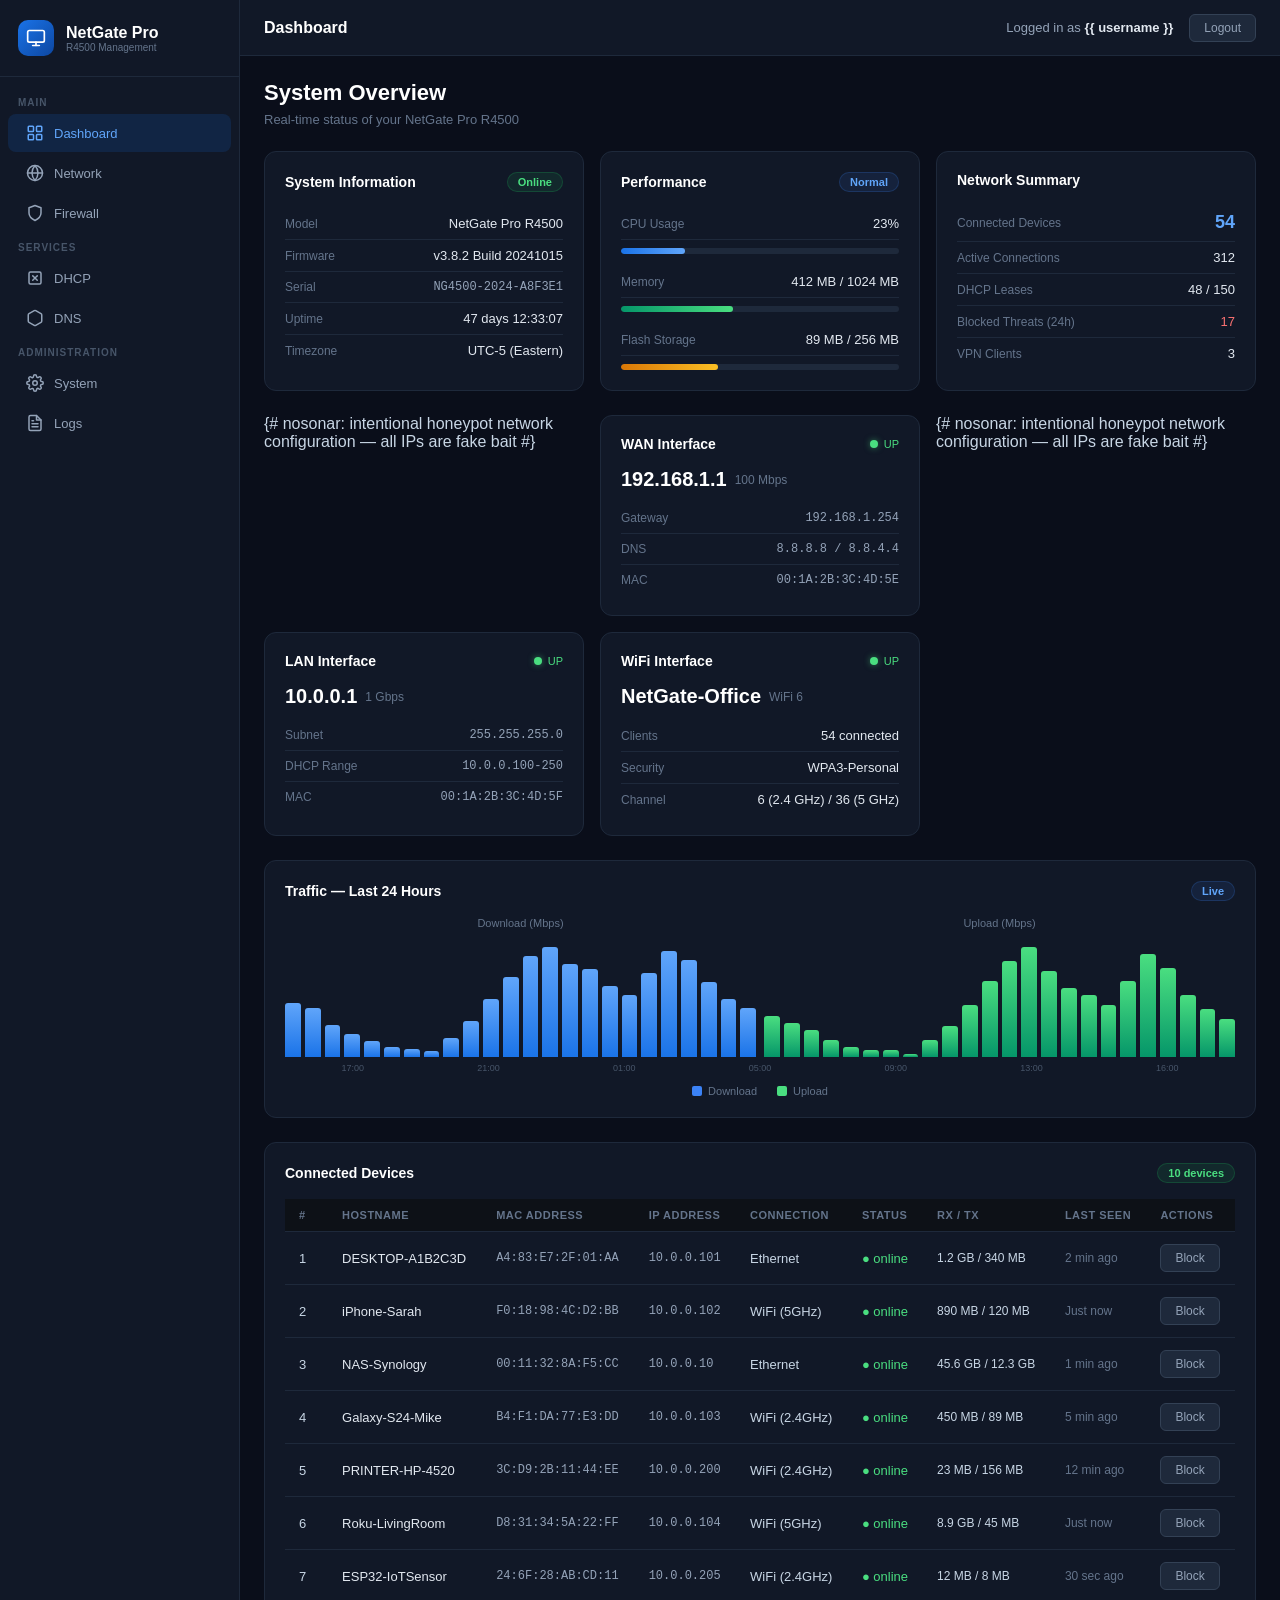
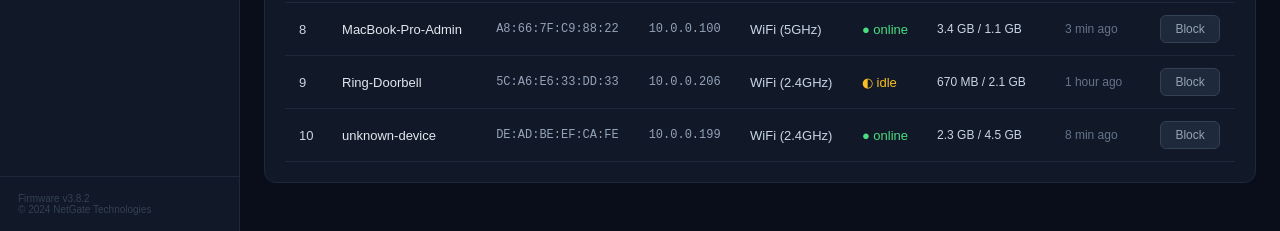
<file: backend/templates/admin_dashboard.html>
<!DOCTYPE html>
<html lang="en">
<head>
    <meta charset="UTF-8">
    <meta name="viewport" content="width=device-width, initial-scale=1.0">
    <title>NetGate Pro R4500 — Dashboard</title>
    <style>
        *, *::before, *::after { margin: 0; padding: 0; box-sizing: border-box; }

        body {
            font-family: -apple-system, BlinkMacSystemFont, 'Segoe UI', Roboto, 'Helvetica Neue', Arial, sans-serif;
            background: #0a0e1a;
            color: #c8d6e5;
            display: flex;
            min-height: 100vh;
        }

        /* ── Sidebar ─────────────────────────────── */
        .sidebar {
            width: 240px;
            background: #111827;
            border-right: 1px solid #1e293b;
            display: flex;
            flex-direction: column;
            flex-shrink: 0;
        }

        .sidebar-brand {
            padding: 20px 18px;
            border-bottom: 1px solid #1e293b;
            display: flex;
            align-items: center;
            gap: 12px;
        }

        .sidebar-icon {
            width: 36px; height: 36px;
            background: linear-gradient(135deg, #1a73e8, #0d47a1);
            border-radius: 10px;
            display: flex; align-items: center; justify-content: center;
            flex-shrink: 0;
        }

        .sidebar-icon svg { width: 20px; height: 20px; fill: none; stroke: #fff; stroke-width: 2; stroke-linecap: round; stroke-linejoin: round; }

        .sidebar-brand-text { font-size: 16px; font-weight: 700; color: #fff; }
        .sidebar-brand-sub { font-size: 10px; color: #64748b; }

        .sidebar-nav { flex: 1; padding: 12px 0; overflow-y: auto; }

        .nav-section { padding: 8px 18px 4px; font-size: 10px; font-weight: 600; color: #475569; text-transform: uppercase; letter-spacing: 1px; }

        .nav-item {
            display: flex; align-items: center; gap: 10px;
            padding: 10px 18px; margin: 2px 8px; border-radius: 8px;
            color: #94a3b8; font-size: 13px; font-weight: 500;
            cursor: pointer; transition: all 0.15s; text-decoration: none;
        }
        .nav-item:hover { background: rgba(26, 115, 232, 0.08); color: #e2e8f0; }
        .nav-item.active { background: rgba(26, 115, 232, 0.15); color: #60a5fa; }

        .nav-item svg { width: 18px; height: 18px; fill: none; stroke: currentColor; stroke-width: 2; stroke-linecap: round; stroke-linejoin: round; flex-shrink: 0; }

        .sidebar-footer {
            padding: 16px 18px;
            border-top: 1px solid #1e293b;
            font-size: 10px;
            color: #334155;
        }

        /* ── Main Content ────────────────────────── */
        .main { flex: 1; display: flex; flex-direction: column; min-width: 0; }

        .topbar {
            height: 56px; background: #111827; border-bottom: 1px solid #1e293b;
            display: flex; align-items: center; justify-content: space-between;
            padding: 0 24px; flex-shrink: 0;
        }

        .topbar-title { font-size: 16px; font-weight: 600; color: #fff; }

        .topbar-right { display: flex; align-items: center; gap: 16px; }

        .topbar-user { font-size: 13px; color: #94a3b8; }
        .topbar-user strong { color: #e2e8f0; }

        .topbar-btn {
            padding: 6px 14px; background: #1e293b; border: 1px solid #334155;
            border-radius: 6px; color: #94a3b8; font-size: 12px; cursor: pointer;
            text-decoration: none; font-family: inherit; transition: all 0.15s;
        }
        .topbar-btn:hover { background: #334155; color: #e2e8f0; }

        .content { flex: 1; padding: 24px; overflow-y: auto; }

        .page-title { font-size: 22px; font-weight: 700; color: #fff; margin-bottom: 6px; }
        .page-subtitle { font-size: 13px; color: #64748b; margin-bottom: 24px; }

        /* ── Grid ────────────────────────────────── */
        .grid-3 { display: grid; grid-template-columns: repeat(3, 1fr); gap: 16px; margin-bottom: 24px; }
        .grid-2 { display: grid; grid-template-columns: 1fr 1fr; gap: 16px; margin-bottom: 24px; }
        .grid-full { margin-bottom: 24px; }

        @media (max-width: 1100px) { .grid-3 { grid-template-columns: 1fr; } .grid-2 { grid-template-columns: 1fr; } }

        /* ── Cards ───────────────────────────────── */
        .card {
            background: #111827; border: 1px solid #1e293b; border-radius: 12px;
            padding: 20px; transition: border-color 0.2s;
        }
        .card:hover { border-color: #334155; }

        .card-header { display: flex; align-items: center; justify-content: space-between; margin-bottom: 16px; }
        .card-title { font-size: 14px; font-weight: 600; color: #fff; }
        .card-badge {
            padding: 3px 10px; border-radius: 20px; font-size: 11px; font-weight: 600;
        }
        .badge-green { background: rgba(34, 197, 94, 0.1); color: #4ade80; border: 1px solid rgba(34, 197, 94, 0.2); }
        .badge-blue { background: rgba(59, 130, 246, 0.1); color: #60a5fa; border: 1px solid rgba(59, 130, 246, 0.2); }

        .stat-row { display: flex; justify-content: space-between; align-items: center; padding: 8px 0; border-bottom: 1px solid #1e293b; }
        .stat-row:last-child { border-bottom: none; }
        .stat-label { font-size: 12px; color: #64748b; }
        .stat-value { font-size: 13px; color: #e2e8f0; font-weight: 500; }

        /* ── Interface Cards ─────────────────────── */
        .iface-status { display: flex; align-items: center; gap: 6px; }
        .status-dot { width: 8px; height: 8px; border-radius: 50%; }
        .dot-green { background: #4ade80; box-shadow: 0 0 6px rgba(74, 222, 128, 0.5); }
        .dot-yellow { background: #fbbf24; box-shadow: 0 0 6px rgba(251, 191, 36, 0.5); }

        .iface-detail { display: flex; align-items: center; gap: 8px; margin-top: 12px; }
        .iface-ip { font-size: 20px; font-weight: 700; color: #fff; }
        .iface-speed { font-size: 12px; color: #64748b; }

        /* ── Usage Bars ──────────────────────────── */
        .usage-bar-container { margin-top: 8px; }
        .usage-bar-label { display: flex; justify-content: space-between; font-size: 11px; color: #64748b; margin-bottom: 4px; }
        .usage-bar-bg { height: 6px; background: #1e293b; border-radius: 3px; overflow: hidden; }
        .usage-bar-fill { height: 100%; border-radius: 3px; transition: width 0.5s; }
        .fill-blue { background: linear-gradient(90deg, #1a73e8, #60a5fa); }
        .fill-green { background: linear-gradient(90deg, #059669, #4ade80); }
        .fill-amber { background: linear-gradient(90deg, #d97706, #fbbf24); }

        /* ── Device Table ────────────────────────── */
        .table-wrapper { overflow-x: auto; }
        table { width: 100%; border-collapse: collapse; }
        thead th {
            text-align: left; padding: 10px 14px; font-size: 11px; font-weight: 600;
            color: #64748b; text-transform: uppercase; letter-spacing: 0.5px;
            border-bottom: 1px solid #1e293b; background: #0d1117;
        }
        tbody td { padding: 12px 14px; font-size: 13px; border-bottom: 1px solid #1e293b; }
        tbody tr:hover { background: rgba(26, 115, 232, 0.04); }
        .mono { font-family: 'SF Mono', 'Fira Code', monospace; font-size: 12px; color: #94a3b8; }
        .status-online { color: #4ade80; }
        .status-idle { color: #fbbf24; }

        /* ── Traffic Chart (CSS-only) ────────────── */
        .chart-container { display: flex; align-items: flex-end; gap: 4px; height: 120px; padding-top: 10px; }
        .chart-bar {
            flex: 1; border-radius: 3px 3px 0 0; position: relative;
            transition: height 0.3s; cursor: pointer;
            min-width: 0;
        }
        .chart-bar:hover { opacity: 0.8; }
        .chart-bar .tooltip {
            display: none; position: absolute; bottom: 100%; left: 50%; transform: translateX(-50%);
            background: #1e293b; padding: 4px 8px; border-radius: 4px; font-size: 10px;
            color: #e2e8f0; white-space: nowrap; margin-bottom: 4px;
            pointer-events: none;
        }
        .chart-bar:hover .tooltip { display: block; }
        .bar-download { background: linear-gradient(180deg, #60a5fa, #1a73e8); }
        .bar-upload { background: linear-gradient(180deg, #4ade80, #059669); }

        .chart-legend { display: flex; gap: 20px; margin-top: 12px; justify-content: center; }
        .legend-item { display: flex; align-items: center; gap: 6px; font-size: 11px; color: #64748b; }
        .legend-dot { width: 10px; height: 10px; border-radius: 2px; }

        .chart-labels { display: flex; justify-content: space-between; margin-top: 6px; }
        .chart-label-item { font-size: 9px; color: #475569; flex: 1; text-align: center; }
    </style>
</head>
<body>
    <!-- Sidebar -->
    <aside class="sidebar">
        <div class="sidebar-brand">
            <div class="sidebar-icon">
                <svg viewBox="0 0 24 24"><rect x="2" y="3" width="20" height="14" rx="2"/><line x1="8" y1="21" x2="16" y2="21"/><line x1="12" y1="17" x2="12" y2="21"/></svg>
            </div>
            <div>
                <div class="sidebar-brand-text">NetGate Pro</div>
                <div class="sidebar-brand-sub">R4500 Management</div>
            </div>
        </div>
        <nav class="sidebar-nav">
            <div class="nav-section">Main</div>
            <a class="nav-item active" data-page="dashboard" href="#">
                <svg viewBox="0 0 24 24"><rect x="3" y="3" width="7" height="7" rx="1"/><rect x="14" y="3" width="7" height="7" rx="1"/><rect x="3" y="14" width="7" height="7" rx="1"/><rect x="14" y="14" width="7" height="7" rx="1"/></svg>
                Dashboard
            </a>
            <a class="nav-item" data-page="network" href="#">
                <svg viewBox="0 0 24 24"><circle cx="12" cy="12" r="10"/><line x1="2" y1="12" x2="22" y2="12"/><path d="M12 2a15.3 15.3 0 0 1 4 10 15.3 15.3 0 0 1-4 10 15.3 15.3 0 0 1-4-10 15.3 15.3 0 0 1 4-10z"/></svg>
                Network
            </a>
            <a class="nav-item" data-page="firewall" href="#">
                <svg viewBox="0 0 24 24"><path d="M12 22s8-4 8-10V5l-8-3-8 3v7c0 6 8 10 8 10z"/></svg>
                Firewall
            </a>

            <div class="nav-section">Services</div>
            <a class="nav-item" data-page="dhcp" href="#">
                <svg viewBox="0 0 24 24"><rect x="4" y="4" width="16" height="16" rx="2"/><line x1="9" y1="9" x2="15" y2="15"/><line x1="15" y1="9" x2="9" y2="15"/></svg>
                DHCP
            </a>
            <a class="nav-item" data-page="dns" href="#">
                <svg viewBox="0 0 24 24"><path d="M21 16V8a2 2 0 0 0-1-1.73l-7-4a2 2 0 0 0-2 0l-7 4A2 2 0 0 0 3 8v8a2 2 0 0 0 1 1.73l7 4a2 2 0 0 0 2 0l7-4A2 2 0 0 0 21 16z"/></svg>
                DNS
            </a>

            <div class="nav-section">Administration</div>
            <a class="nav-item" data-page="system" href="#">
                <svg viewBox="0 0 24 24"><circle cx="12" cy="12" r="3"/><path d="M19.4 15a1.65 1.65 0 0 0 .33 1.82l.06.06a2 2 0 1 1-2.83 2.83l-.06-.06a1.65 1.65 0 0 0-1.82-.33 1.65 1.65 0 0 0-1 1.51V21a2 2 0 0 1-4 0v-.09A1.65 1.65 0 0 0 9 19.4a1.65 1.65 0 0 0-1.82.33l-.06.06a2 2 0 1 1-2.83-2.83l.06-.06A1.65 1.65 0 0 0 4.68 15a1.65 1.65 0 0 0-1.51-1H3a2 2 0 0 1 0-4h.09A1.65 1.65 0 0 0 4.6 9a1.65 1.65 0 0 0-.33-1.82l-.06-.06a2 2 0 1 1 2.83-2.83l.06.06A1.65 1.65 0 0 0 9 4.68a1.65 1.65 0 0 0 1-1.51V3a2 2 0 0 1 4 0v.09a1.65 1.65 0 0 0 1 1.51 1.65 1.65 0 0 0 1.82-.33l.06-.06a2 2 0 1 1 2.83 2.83l-.06.06A1.65 1.65 0 0 0 19.4 9a1.65 1.65 0 0 0 1.51 1H21a2 2 0 0 1 0 4h-.09a1.65 1.65 0 0 0-1.51 1z"/></svg>
                System
            </a>
            <a class="nav-item" data-page="logs" href="#">
                <svg viewBox="0 0 24 24"><path d="M14 2H6a2 2 0 0 0-2 2v16a2 2 0 0 0 2 2h12a2 2 0 0 0 2-2V8z"/><polyline points="14 2 14 8 20 8"/><line x1="16" y1="13" x2="8" y2="13"/><line x1="16" y1="17" x2="8" y2="17"/><polyline points="10 9 9 9 8 9"/></svg>
                Logs
            </a>
        </nav>
        <div class="sidebar-footer">
            Firmware v3.8.2<br>
            &copy; 2024 NetGate Technologies
        </div>
    </aside>

    <!-- Main Content -->
    <div class="main">
        <!-- Top Bar -->
        <header class="topbar">
            <div class="topbar-title">Dashboard</div>
            <div class="topbar-right">
                <div class="topbar-user">Logged in as <strong>{{ username }}</strong></div>
                <a class="topbar-btn" href="/admin/logout" id="logoutBtn">Logout</a>
            </div>
        </header>

        <!-- Content Area -->
        <div class="content">
            <h1 class="page-title">System Overview</h1>
            <p class="page-subtitle">Real-time status of your NetGate Pro R4500</p>

            <!-- Row 1: System Info, CPU/RAM, Uptime -->
            <div class="grid-3">
                <!-- System Info Card -->
                <div class="card">
                    <div class="card-header">
                        <span class="card-title">System Information</span>
                        <span class="card-badge badge-green">Online</span>
                    </div>
                    <div class="stat-row"><span class="stat-label">Model</span><span class="stat-value">NetGate Pro R4500</span></div>
                    <div class="stat-row"><span class="stat-label">Firmware</span><span class="stat-value">v3.8.2 Build 20241015</span></div>
                    <div class="stat-row"><span class="stat-label">Serial</span><span class="stat-value mono">NG4500-2024-A8F3E1</span></div>
                    <div class="stat-row"><span class="stat-label">Uptime</span><span class="stat-value">47 days 12:33:07</span></div>
                    <div class="stat-row"><span class="stat-label">Timezone</span><span class="stat-value">UTC-5 (Eastern)</span></div>
                </div>

                <!-- CPU & Memory Card -->
                <div class="card">
                    <div class="card-header">
                        <span class="card-title">Performance</span>
                        <span class="card-badge badge-blue">Normal</span>
                    </div>
                    <div class="stat-row"><span class="stat-label">CPU Usage</span><span class="stat-value">23%</span></div>
                    <div class="usage-bar-container">
                        <div class="usage-bar-bg"><div class="usage-bar-fill fill-blue" style="width: 23%"></div></div>
                    </div>
                    <div class="stat-row" style="margin-top: 12px;"><span class="stat-label">Memory</span><span class="stat-value">412 MB / 1024 MB</span></div>
                    <div class="usage-bar-container">
                        <div class="usage-bar-bg"><div class="usage-bar-fill fill-green" style="width: 40.2%"></div></div>
                    </div>
                    <div class="stat-row" style="margin-top: 12px;"><span class="stat-label">Flash Storage</span><span class="stat-value">89 MB / 256 MB</span></div>
                    <div class="usage-bar-container">
                        <div class="usage-bar-bg"><div class="usage-bar-fill fill-amber" style="width: 34.8%"></div></div>
                    </div>
                </div>

                <!-- Quick Stats Card -->
                <div class="card">
                    <div class="card-header">
                        <span class="card-title">Network Summary</span>
                    </div>
                    <div class="stat-row"><span class="stat-label">Connected Devices</span><span class="stat-value" style="color: #60a5fa; font-size: 18px; font-weight: 700;">54</span></div>
                    <div class="stat-row"><span class="stat-label">Active Connections</span><span class="stat-value">312</span></div>
                    <div class="stat-row"><span class="stat-label">DHCP Leases</span><span class="stat-value">48 / 150</span></div>
                    <div class="stat-row"><span class="stat-label">Blocked Threats (24h)</span><span class="stat-value" style="color: #f87171;">17</span></div>
                    <div class="stat-row"><span class="stat-label">VPN Clients</span><span class="stat-value">3</span></div>
                </div>
            </div>

            <!-- Row 2: Network Interfaces -->
            <div class="grid-3">
                {# nosonar: intentional honeypot network configuration — all IPs are fake bait #}
                <!-- WAN -->
                <div class="card">
                    <div class="card-header">
                        <span class="card-title">WAN Interface</span>
                        <div class="iface-status"><div class="status-dot dot-green"></div><span style="font-size:11px; color:#4ade80;">UP</span></div>
                    </div>
                    <div class="iface-detail">
                        <span class="iface-ip">192.168.1.1</span>
                        <span class="iface-speed">100 Mbps</span>
                    </div>
                    <div class="stat-row" style="margin-top:12px;"><span class="stat-label">Gateway</span><span class="stat-value mono">192.168.1.254</span></div>
                    <div class="stat-row"><span class="stat-label">DNS</span><span class="stat-value mono">8.8.8.8 / 8.8.4.4</span></div>
                    <div class="stat-row"><span class="stat-label">MAC</span><span class="stat-value mono">00:1A:2B:3C:4D:5E</span></div>
                </div>

                {# nosonar: intentional honeypot network configuration — all IPs are fake bait #}
                <!-- LAN -->
                <div class="card">
                    <div class="card-header">
                        <span class="card-title">LAN Interface</span>
                        <div class="iface-status"><div class="status-dot dot-green"></div><span style="font-size:11px; color:#4ade80;">UP</span></div>
                    </div>
                    <div class="iface-detail">
                        <span class="iface-ip">10.0.0.1</span>
                        <span class="iface-speed">1 Gbps</span>
                    </div>
                    <div class="stat-row" style="margin-top:12px;"><span class="stat-label">Subnet</span><span class="stat-value mono">255.255.255.0</span></div>
                    <div class="stat-row"><span class="stat-label">DHCP Range</span><span class="stat-value mono">10.0.0.100-250</span></div>
                    <div class="stat-row"><span class="stat-label">MAC</span><span class="stat-value mono">00:1A:2B:3C:4D:5F</span></div>
                </div>

                <!-- WiFi -->
                <div class="card">
                    <div class="card-header">
                        <span class="card-title">WiFi Interface</span>
                        <div class="iface-status"><div class="status-dot dot-green"></div><span style="font-size:11px; color:#4ade80;">UP</span></div>
                    </div>
                    <div class="iface-detail">
                        <span class="iface-ip">NetGate-Office</span>
                        <span class="iface-speed">WiFi 6</span>
                    </div>
                    <div class="stat-row" style="margin-top:12px;"><span class="stat-label">Clients</span><span class="stat-value">54 connected</span></div>
                    <div class="stat-row"><span class="stat-label">Security</span><span class="stat-value">WPA3-Personal</span></div>
                    <div class="stat-row"><span class="stat-label">Channel</span><span class="stat-value">6 (2.4 GHz) / 36 (5 GHz)</span></div>
                </div>
            </div>

            <!-- Row 3: Traffic Chart -->
            <div class="grid-full">
                <div class="card">
                    <div class="card-header">
                        <span class="card-title">Traffic — Last 24 Hours</span>
                        <span class="card-badge badge-blue">Live</span>
                    </div>
                    <div style="display: flex; gap: 8px;">
                        <!-- Download bars -->
                        <div style="flex:1;">
                            <div style="font-size:11px; color:#64748b; margin-bottom:8px; text-align:center;">Download (Mbps)</div>
                            <div class="chart-container" id="downloadChart"></div>
                        </div>
                        <!-- Upload bars -->
                        <div style="flex:1;">
                            <div style="font-size:11px; color:#64748b; margin-bottom:8px; text-align:center;">Upload (Mbps)</div>
                            <div class="chart-container" id="uploadChart"></div>
                        </div>
                    </div>
                    <div class="chart-labels" id="chartLabels"></div>
                    <div class="chart-legend">
                        <div class="legend-item"><div class="legend-dot" style="background:#3b82f6;"></div> Download</div>
                        <div class="legend-item"><div class="legend-dot" style="background:#4ade80;"></div> Upload</div>
                    </div>
                </div>
            </div>

            <!-- Row 4: Connected Devices Table -->
            <div class="grid-full">
                <div class="card">
                    <div class="card-header">
                        <span class="card-title">Connected Devices</span>
                        <span class="card-badge badge-green">10 devices</span>
                    </div>
                    <div class="table-wrapper">
                        <table>
                            <thead>
                                <tr>
                                    <th>#</th>
                                    <th>Hostname</th>
                                    <th>MAC Address</th>
                                    <th>IP Address</th>
                                    <th>Connection</th>
                                    <th>Status</th>
                                    <th>RX / TX</th>
                                    <th>Last Seen</th>
                                    <th>Actions</th>
                                </tr>
                            </thead>
                            <tbody id="deviceTableBody">
                            </tbody>
                        </table>
                    </div>
                </div>
            </div>

        </div><!-- /content -->
    </div><!-- /main -->

    <script>
        /* ── Trap all clicks ──────────────────────── */
        function trapAction(action, detail) {
            fetch('/admin/api/config', {
                method: 'POST',
                headers: { 'Content-Type': 'application/json' },
                body: JSON.stringify({
                    action: action,
                    detail: detail,
                    page: 'dashboard',
                    timestamp: new Date().toISOString()
                })
            }).catch(function() {});
        }

        /* ── Sidebar navigation trap ──────────────── */
        document.querySelectorAll('.nav-item').forEach(function(item) {
            item.addEventListener('click', function(e) {
                e.preventDefault();
                var page = this.getAttribute('data-page') || 'unknown';
                trapAction('nav_click', page);

                document.querySelectorAll('.nav-item').forEach(function(n) { n.classList.remove('active'); });
                this.classList.add('active');
                document.querySelector('.topbar-title').textContent = this.textContent.trim();
            });
        });

        /* ── Logout trap ─────────────────────────── */
        document.getElementById('logoutBtn').addEventListener('click', function(e) {
            trapAction('logout', 'user_logout');
        });

        /* ── Traffic Chart Data ──────────────────── */
        var downloadData = [42, 38, 25, 18, 12, 8, 6, 5, 15, 28, 45, 62, 78, 85, 72, 68, 55, 48, 65, 82, 75, 58, 45, 38];
        var uploadData = [12, 10, 8, 5, 3, 2, 2, 1, 5, 9, 15, 22, 28, 32, 25, 20, 18, 15, 22, 30, 26, 18, 14, 11];
        var maxDown = Math.max.apply(null, downloadData);
        var maxUp = Math.max.apply(null, uploadData);

        var dlContainer = document.getElementById('downloadChart');
        var ulContainer = document.getElementById('uploadChart');
        var labelsContainer = document.getElementById('chartLabels');

        for (var i = 0; i < 24; i++) {
            var hour = (new Date().getHours() - 23 + i + 24) % 24;
            var hourStr = (hour < 10 ? '0' : '') + hour + ':00';

            var dlBar = document.createElement('div');
            dlBar.className = 'chart-bar bar-download';
            dlBar.style.height = (downloadData[i] / maxDown * 100) + '%';
            dlBar.innerHTML = '<div class="tooltip">' + hourStr + ': ' + downloadData[i] + ' Mbps</div>';
            dlBar.addEventListener('click', (function(h, v) {
                return function() { trapAction('chart_click', 'download_' + h + '_' + v + 'Mbps'); };
            })(hourStr, downloadData[i]));
            dlContainer.appendChild(dlBar);

            var ulBar = document.createElement('div');
            ulBar.className = 'chart-bar bar-upload';
            ulBar.style.height = (uploadData[i] / maxUp * 100) + '%';
            ulBar.innerHTML = '<div class="tooltip">' + hourStr + ': ' + uploadData[i] + ' Mbps</div>';
            ulBar.addEventListener('click', (function(h, v) {
                return function() { trapAction('chart_click', 'upload_' + h + '_' + v + 'Mbps'); };
            })(hourStr, uploadData[i]));
            ulContainer.appendChild(ulBar);

            if (i % 4 === 0 || i === 23) {
                var lbl = document.createElement('span');
                lbl.className = 'chart-label-item';
                lbl.textContent = hourStr;
                labelsContainer.appendChild(lbl);
            }
        }

        /* ── Device Table ────────────────────────── */
        /* nosonar: intentional honeypot network configuration — all IPs are fake bait */
        var devices = [
            { id: 1, hostname: 'DESKTOP-A1B2C3D', mac: 'A4:83:E7:2F:01:AA', ip: '10.0.0.101', type: 'Ethernet', status: 'online', rx: '1.2 GB', tx: '340 MB', last: '2 min ago' },
            { id: 2, hostname: 'iPhone-Sarah', mac: 'F0:18:98:4C:D2:BB', ip: '10.0.0.102', type: 'WiFi (5GHz)', status: 'online', rx: '890 MB', tx: '120 MB', last: 'Just now' },
            { id: 3, hostname: 'NAS-Synology', mac: '00:11:32:8A:F5:CC', ip: '10.0.0.10', type: 'Ethernet', status: 'online', rx: '45.6 GB', tx: '12.3 GB', last: '1 min ago' },
            { id: 4, hostname: 'Galaxy-S24-Mike', mac: 'B4:F1:DA:77:E3:DD', ip: '10.0.0.103', type: 'WiFi (2.4GHz)', status: 'online', rx: '450 MB', tx: '89 MB', last: '5 min ago' },
            { id: 5, hostname: 'PRINTER-HP-4520', mac: '3C:D9:2B:11:44:EE', ip: '10.0.0.200', type: 'WiFi (2.4GHz)', status: 'online', rx: '23 MB', tx: '156 MB', last: '12 min ago' },
            { id: 6, hostname: 'Roku-LivingRoom', mac: 'D8:31:34:5A:22:FF', ip: '10.0.0.104', type: 'WiFi (5GHz)', status: 'online', rx: '8.9 GB', tx: '45 MB', last: 'Just now' },
            { id: 7, hostname: 'ESP32-IoTSensor', mac: '24:6F:28:AB:CD:11', ip: '10.0.0.205', type: 'WiFi (2.4GHz)', status: 'online', rx: '12 MB', tx: '8 MB', last: '30 sec ago' },
            { id: 8, hostname: 'MacBook-Pro-Admin', mac: 'A8:66:7F:C9:88:22', ip: '10.0.0.100', type: 'WiFi (5GHz)', status: 'online', rx: '3.4 GB', tx: '1.1 GB', last: '3 min ago' },
            { id: 9, hostname: 'Ring-Doorbell', mac: '5C:A6:E6:33:DD:33', ip: '10.0.0.206', type: 'WiFi (2.4GHz)', status: 'idle', rx: '670 MB', tx: '2.1 GB', last: '1 hour ago' },
            { id: 10, hostname: 'unknown-device', mac: 'DE:AD:BE:EF:CA:FE', ip: '10.0.0.199', type: 'WiFi (2.4GHz)', status: 'online', rx: '2.3 GB', tx: '4.5 GB', last: '8 min ago' }
        ];

        var tbody = document.getElementById('deviceTableBody');
        devices.forEach(function(d) {
            var statusClass = d.status === 'online' ? 'status-online' : 'status-idle';
            var statusIcon = d.status === 'online' ? '●' : '◐';
            var row = document.createElement('tr');
            row.innerHTML =
                '<td>' + d.id + '</td>' +
                '<td style="color:#e2e8f0; font-weight:500;">' + d.hostname + '</td>' +
                '<td class="mono">' + d.mac + '</td>' +
                '<td class="mono">' + d.ip + '</td>' +
                '<td>' + d.type + '</td>' +
                '<td class="' + statusClass + '">' + statusIcon + ' ' + d.status + '</td>' +
                '<td style="font-size:12px;">' + d.rx + ' / ' + d.tx + '</td>' +
                '<td style="font-size:12px; color:#64748b;">' + d.last + '</td>' +
                '<td><button class="topbar-btn device-action-btn" data-mac="' + d.mac + '" data-hostname="' + d.hostname + '">Block</button></td>';
            tbody.appendChild(row);
        });

        /* ── Trap device action buttons ──────────── */
        document.querySelectorAll('.device-action-btn').forEach(function(btn) {
            btn.addEventListener('click', function() {
                var mac = this.getAttribute('data-mac');
                var hostname = this.getAttribute('data-hostname');
                trapAction('block_device', mac + ' (' + hostname + ')');
                this.textContent = 'Blocked';
                this.style.background = 'rgba(239,68,68,0.15)';
                this.style.borderColor = 'rgba(239,68,68,0.3)';
                this.style.color = '#f87171';
                this.disabled = true;
            });
        });

        /* ── Card clicks trap ────────────────────── */
        document.querySelectorAll('.card').forEach(function(card) {
            card.addEventListener('click', function(e) {
                if (e.target.closest('button') || e.target.closest('a') || e.target.closest('.chart-bar')) return;
                var title = card.querySelector('.card-title');
                if (title) {
                    trapAction('card_click', title.textContent);
                }
            });
        });
    </script>
</body>
</html>
</file>
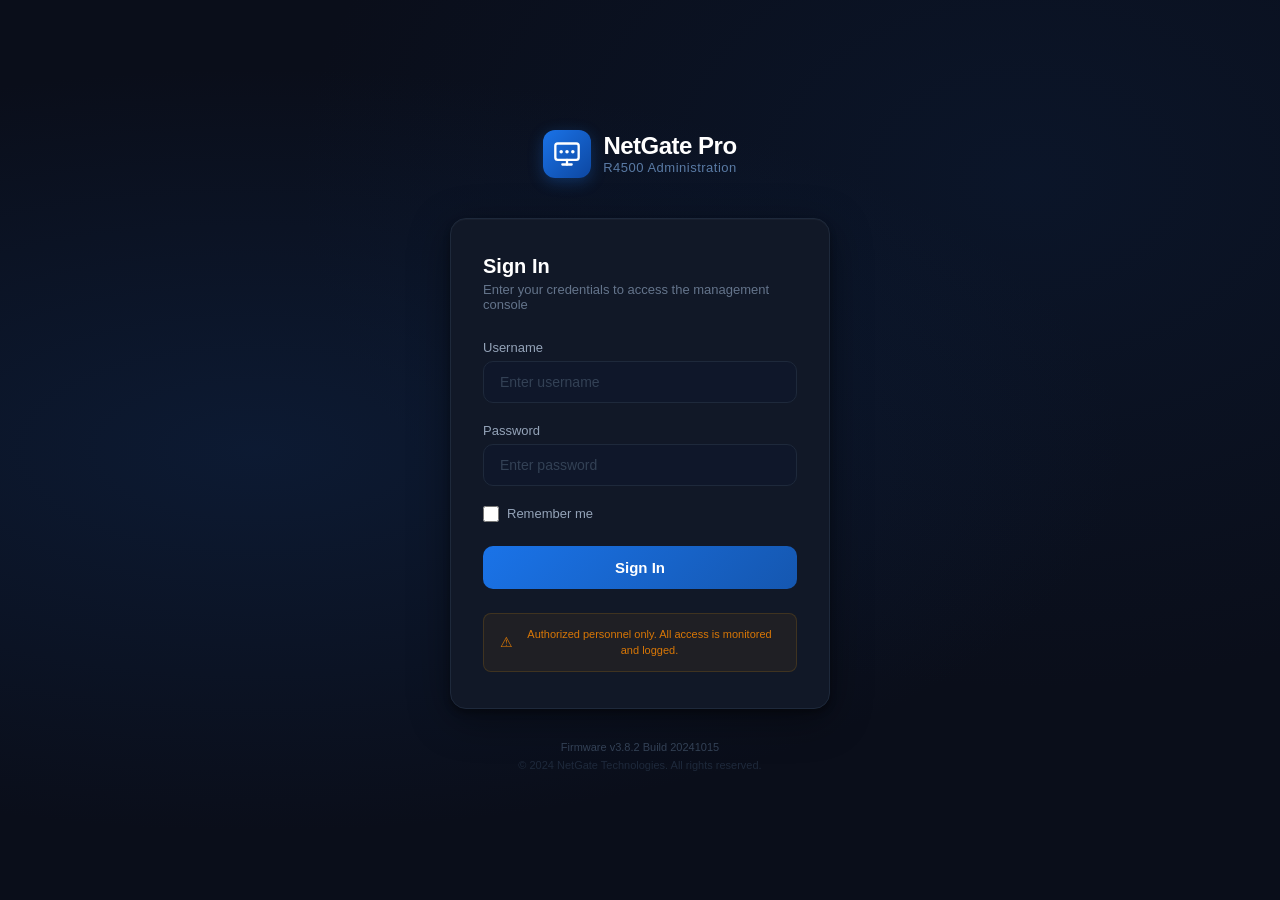
<file: backend/templates/admin_login.html>
<!DOCTYPE html>
<html lang="en">
<head>
    <meta charset="UTF-8">
    <meta name="viewport" content="width=device-width, initial-scale=1.0">
    <title>NetGate Pro R4500 — Administration</title>
    <style>
        *, *::before, *::after {
            margin: 0;
            padding: 0;
            box-sizing: border-box;
        }

        body {
            font-family: -apple-system, BlinkMacSystemFont, 'Segoe UI', Roboto, 'Helvetica Neue', Arial, sans-serif;
            background: #0a0e1a;
            background-image:
                radial-gradient(ellipse at 20% 50%, rgba(16, 44, 87, 0.4) 0%, transparent 60%),
                radial-gradient(ellipse at 80% 20%, rgba(13, 38, 76, 0.3) 0%, transparent 50%);
            min-height: 100vh;
            display: flex;
            flex-direction: column;
            align-items: center;
            justify-content: center;
            color: #c8d6e5;
        }

        .login-container {
            width: 100%;
            max-width: 420px;
            padding: 20px;
        }

        .brand-header {
            text-align: center;
            margin-bottom: 32px;
        }

        .brand-logo {
            display: inline-flex;
            align-items: center;
            gap: 12px;
            margin-bottom: 8px;
        }

        .brand-icon {
            width: 48px;
            height: 48px;
            background: linear-gradient(135deg, #1a73e8, #0d47a1);
            border-radius: 12px;
            display: flex;
            align-items: center;
            justify-content: center;
            box-shadow: 0 4px 15px rgba(26, 115, 232, 0.3);
        }

        .brand-icon svg {
            width: 28px;
            height: 28px;
            fill: none;
            stroke: white;
            stroke-width: 2;
            stroke-linecap: round;
            stroke-linejoin: round;
        }

        .brand-name {
            font-size: 24px;
            font-weight: 700;
            color: #ffffff;
            letter-spacing: -0.5px;
        }

        .brand-model {
            font-size: 13px;
            color: #5a7ba5;
            letter-spacing: 0.5px;
        }

        .login-card {
            background: #111827;
            border: 1px solid #1e293b;
            border-radius: 16px;
            padding: 36px 32px;
            box-shadow:
                0 4px 6px rgba(0, 0, 0, 0.3),
                0 10px 40px rgba(0, 0, 0, 0.4),
                inset 0 1px 0 rgba(255, 255, 255, 0.03);
        }

        .login-title {
            font-size: 20px;
            font-weight: 600;
            color: #ffffff;
            margin-bottom: 4px;
        }

        .login-subtitle {
            font-size: 13px;
            color: #64748b;
            margin-bottom: 28px;
        }

        .error-message {
            background: rgba(239, 68, 68, 0.1);
            border: 1px solid rgba(239, 68, 68, 0.3);
            border-radius: 8px;
            padding: 12px 16px;
            margin-bottom: 20px;
            display: flex;
            align-items: center;
            gap: 10px;
            font-size: 13px;
            color: #fca5a5;
        }

        .error-message.hidden {
            display: none;
        }

        .error-icon {
            width: 18px;
            height: 18px;
            flex-shrink: 0;
            fill: #ef4444;
        }

        .form-group {
            margin-bottom: 20px;
        }

        .form-label {
            display: block;
            font-size: 13px;
            font-weight: 500;
            color: #94a3b8;
            margin-bottom: 6px;
        }

        .form-input {
            width: 100%;
            padding: 12px 16px;
            background: #0f172a;
            border: 1px solid #1e293b;
            border-radius: 10px;
            color: #e2e8f0;
            font-size: 14px;
            font-family: inherit;
            transition: border-color 0.2s, box-shadow 0.2s;
            outline: none;
        }

        .form-input:focus {
            border-color: #1a73e8;
            box-shadow: 0 0 0 3px rgba(26, 115, 232, 0.15);
        }

        .form-input::placeholder {
            color: #334155;
        }

        .form-row {
            display: flex;
            align-items: center;
            justify-content: space-between;
            margin-bottom: 24px;
        }

        .checkbox-group {
            display: flex;
            align-items: center;
            gap: 8px;
            cursor: pointer;
        }

        .checkbox-group input[type="checkbox"] {
            width: 16px;
            height: 16px;
            accent-color: #1a73e8;
            cursor: pointer;
        }

        .checkbox-label {
            font-size: 13px;
            color: #94a3b8;
            user-select: none;
        }

        .submit-btn {
            width: 100%;
            padding: 13px 24px;
            background: linear-gradient(135deg, #1a73e8, #1557b0);
            border: none;
            border-radius: 10px;
            color: #ffffff;
            font-size: 15px;
            font-weight: 600;
            font-family: inherit;
            cursor: pointer;
            transition: all 0.2s;
            position: relative;
            overflow: hidden;
        }

        .submit-btn:hover {
            background: linear-gradient(135deg, #2b82f0, #1a73e8);
            box-shadow: 0 4px 15px rgba(26, 115, 232, 0.4);
            transform: translateY(-1px);
        }

        .submit-btn:active {
            transform: translateY(0);
        }

        .submit-btn.loading .btn-text {
            visibility: hidden;
        }

        .submit-btn.loading .spinner {
            display: block;
        }

        .spinner {
            display: none;
            position: absolute;
            top: 50%;
            left: 50%;
            transform: translate(-50%, -50%);
            width: 22px;
            height: 22px;
            border: 3px solid rgba(255, 255, 255, 0.3);
            border-top-color: #ffffff;
            border-radius: 50%;
            animation: spin 0.7s linear infinite;
        }

        @keyframes spin {
            to { transform: translate(-50%, -50%) rotate(360deg); }
        }

        .security-warning {
            margin-top: 24px;
            text-align: center;
            padding: 12px 16px;
            background: rgba(245, 158, 11, 0.06);
            border: 1px solid rgba(245, 158, 11, 0.15);
            border-radius: 8px;
        }

        .warning-text {
            font-size: 11px;
            color: #d97706;
            line-height: 1.5;
            display: flex;
            align-items: center;
            justify-content: center;
            gap: 6px;
        }

        .warning-icon {
            font-size: 14px;
        }

        .footer {
            margin-top: 32px;
            text-align: center;
        }

        .firmware-version {
            font-size: 11px;
            color: #334155;
            margin-bottom: 6px;
        }

        .copyright {
            font-size: 11px;
            color: #1e293b;
        }

        /* Responsive */
        @media (max-width: 480px) {
            .login-card {
                padding: 28px 20px;
            }

            .brand-name {
                font-size: 20px;
            }

            .login-container {
                padding: 16px;
            }
        }
    </style>
</head>
<body>
    <div class="login-container">
        <div class="brand-header">
            <div class="brand-logo">
                <div class="brand-icon">
                    <svg viewBox="0 0 24 24">
                        <rect x="2" y="3" width="20" height="14" rx="2" ry="2"/>
                        <line x1="8" y1="21" x2="16" y2="21"/>
                        <line x1="12" y1="17" x2="12" y2="21"/>
                        <circle cx="7" cy="10" r="1.5" fill="white" stroke="none"/>
                        <circle cx="12" cy="10" r="1.5" fill="white" stroke="none"/>
                        <circle cx="17" cy="10" r="1.5" fill="white" stroke="none"/>
                    </svg>
                </div>
                <div>
                    <div class="brand-name">NetGate Pro</div>
                    <div class="brand-model">R4500 Administration</div>
                </div>
            </div>
        </div>

        <div class="login-card">
            <div class="login-title">Sign In</div>
            <div class="login-subtitle">Enter your credentials to access the management console</div>

            <div id="errorMsg" class="error-message hidden">
                <svg class="error-icon" viewBox="0 0 20 20">
                    <path fill-rule="evenodd" d="M10 18a8 8 0 100-16 8 8 0 000 16zM8.707 7.293a1 1 0 00-1.414 1.414L8.586 10l-1.293 1.293a1 1 0 101.414 1.414L10 11.414l1.293 1.293a1 1 0 001.414-1.414L11.414 10l1.293-1.293a1 1 0 00-1.414-1.414L10 8.586 8.707 7.293z" clip-rule="evenodd"/>
                </svg>
                <span>Invalid credentials. Please check your username and password.</span>
            </div>

            <form id="loginForm" method="POST" action="/admin/login">
                <div class="form-group">
                    <label class="form-label" for="username">Username</label>
                    <input
                        class="form-input"
                        type="text"
                        id="username"
                        name="username"
                        placeholder="Enter username"
                        autocomplete="username"
                        required
                    >
                </div>

                <div class="form-group">
                    <label class="form-label" for="password">Password</label>
                    <input
                        class="form-input"
                        type="password"
                        id="password"
                        name="password"
                        placeholder="Enter password"
                        autocomplete="current-password"
                        required
                    >
                </div>

                <div class="form-row">
                    <label class="checkbox-group">
                        <input type="checkbox" name="remember" id="remember">
                        <span class="checkbox-label">Remember me</span>
                    </label>
                </div>

                <button type="submit" class="submit-btn" id="submitBtn">
                    <span class="btn-text">Sign In</span>
                    <div class="spinner"></div>
                </button>
            </form>

            <div class="security-warning">
                <div class="warning-text">
                    <span class="warning-icon">⚠</span>
                    Authorized personnel only. All access is monitored and logged.
                </div>
            </div>
        </div>

        <div class="footer">
            <div class="firmware-version">Firmware v3.8.2 Build 20241015</div>
            <div class="copyright">&copy; 2024 NetGate Technologies. All rights reserved.</div>
        </div>
    </div>

    <script>
        // Show error message if ?error=1 is in the URL
        (function() {
            var params = new URLSearchParams(window.location.search);
            if (params.get('error') === '1') {
                document.getElementById('errorMsg').classList.remove('hidden');
            }
        })();

        // Loading spinner on form submit
        document.getElementById('loginForm').addEventListener('submit', function(e) {
            var btn = document.getElementById('submitBtn');
            btn.classList.add('loading');
            btn.disabled = true;
        });
    </script>
</body>
</html>
</file>
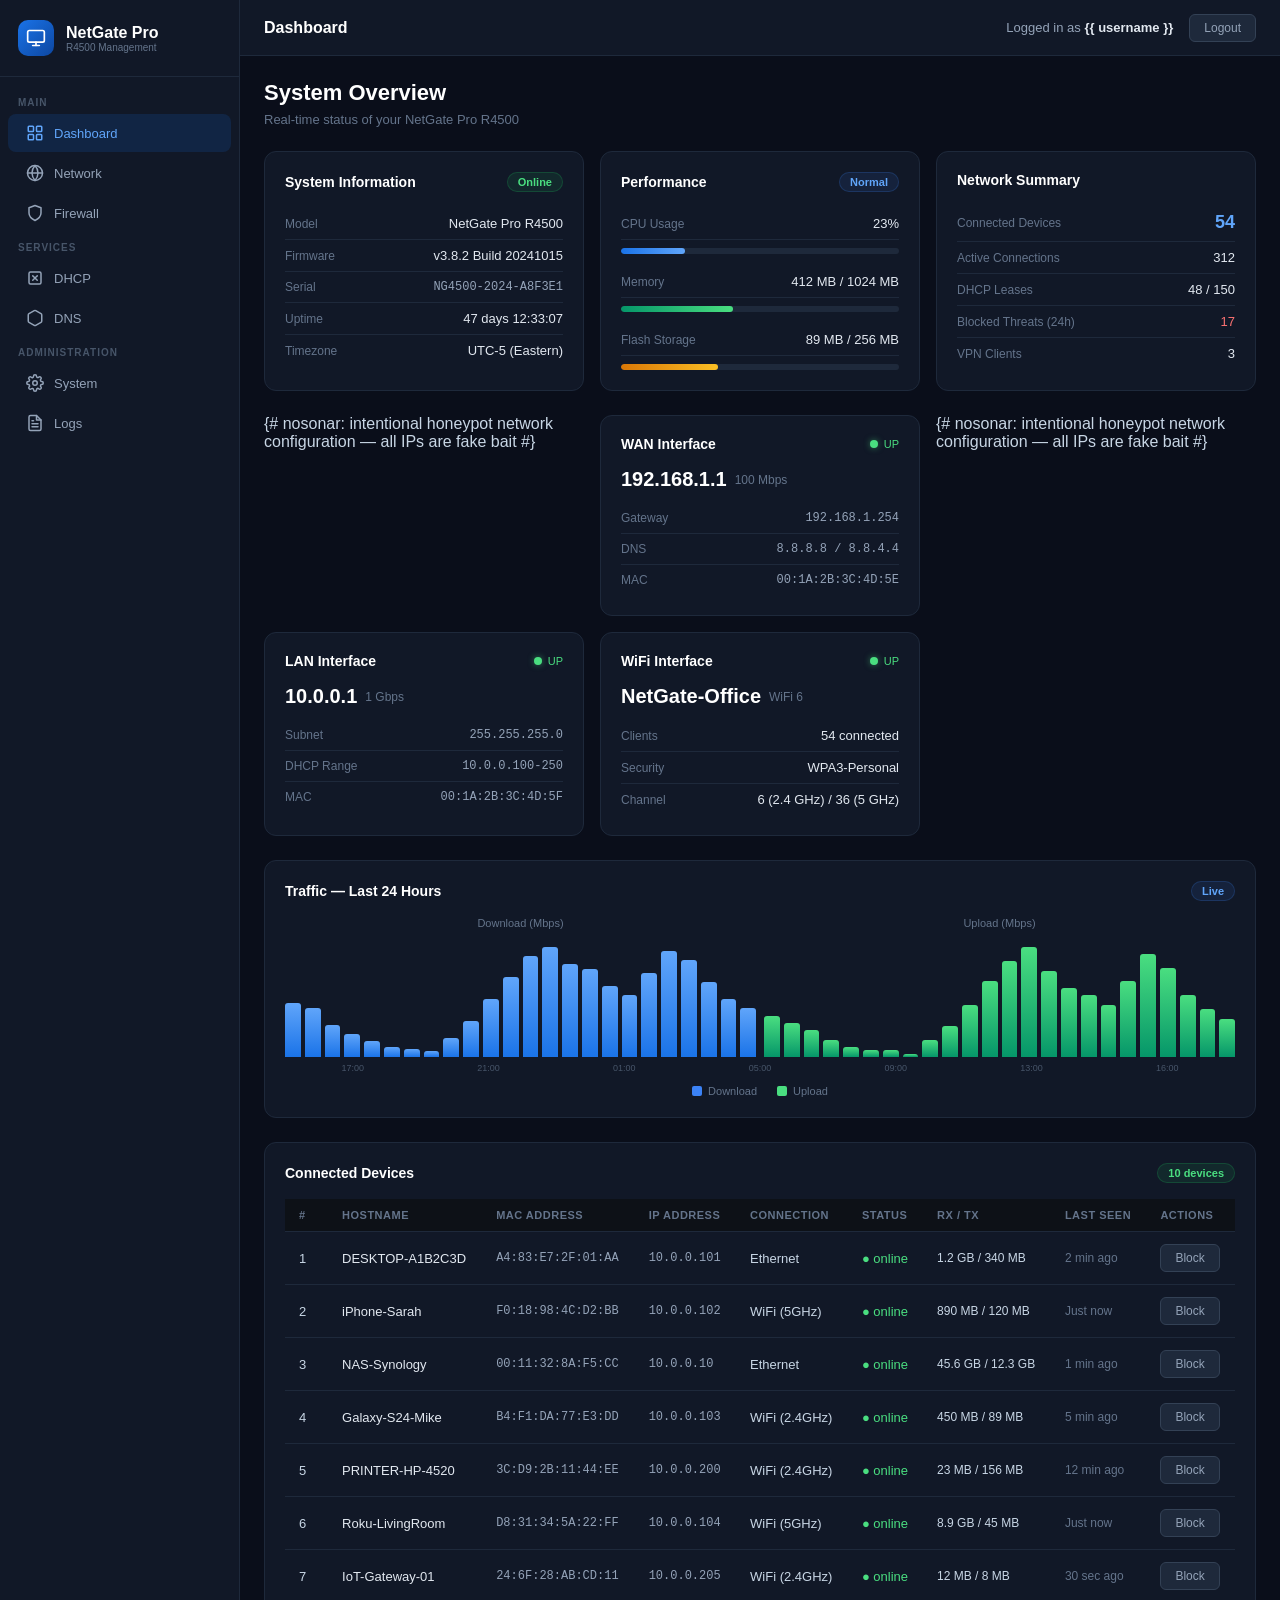
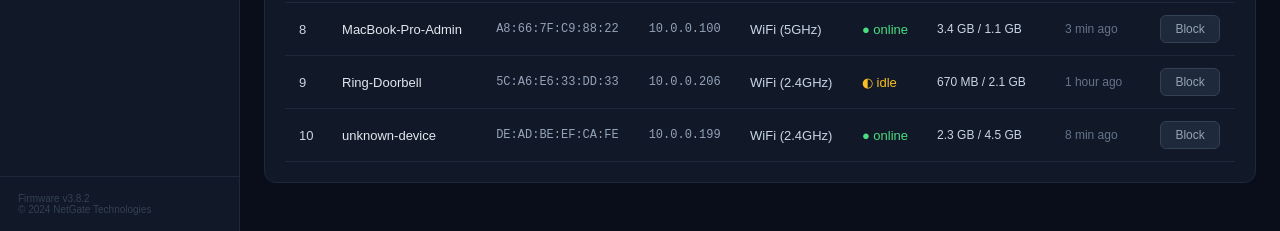
<file: src/ui/templates/admin_dashboard.html>
<!DOCTYPE html>
<html lang="en">
<head>
    <meta charset="UTF-8">
    <meta name="viewport" content="width=device-width, initial-scale=1.0">
    <title>NetGate Pro R4500 — Dashboard</title>
    <style>
        *, *::before, *::after { margin: 0; padding: 0; box-sizing: border-box; }

        body {
            font-family: -apple-system, BlinkMacSystemFont, 'Segoe UI', Roboto, 'Helvetica Neue', Arial, sans-serif;
            background: #0a0e1a;
            color: #c8d6e5;
            display: flex;
            min-height: 100vh;
        }

        /* ── Sidebar ─────────────────────────────── */
        .sidebar {
            width: 240px;
            background: #111827;
            border-right: 1px solid #1e293b;
            display: flex;
            flex-direction: column;
            flex-shrink: 0;
        }

        .sidebar-brand {
            padding: 20px 18px;
            border-bottom: 1px solid #1e293b;
            display: flex;
            align-items: center;
            gap: 12px;
        }

        .sidebar-icon {
            width: 36px; height: 36px;
            background: linear-gradient(135deg, #1a73e8, #0d47a1);
            border-radius: 10px;
            display: flex; align-items: center; justify-content: center;
            flex-shrink: 0;
        }

        .sidebar-icon svg { width: 20px; height: 20px; fill: none; stroke: #fff; stroke-width: 2; stroke-linecap: round; stroke-linejoin: round; }

        .sidebar-brand-text { font-size: 16px; font-weight: 700; color: #fff; }
        .sidebar-brand-sub { font-size: 10px; color: #64748b; }

        .sidebar-nav { flex: 1; padding: 12px 0; overflow-y: auto; }

        .nav-section { padding: 8px 18px 4px; font-size: 10px; font-weight: 600; color: #475569; text-transform: uppercase; letter-spacing: 1px; }

        .nav-item {
            display: flex; align-items: center; gap: 10px;
            padding: 10px 18px; margin: 2px 8px; border-radius: 8px;
            color: #94a3b8; font-size: 13px; font-weight: 500;
            cursor: pointer; transition: all 0.15s; text-decoration: none;
        }
        .nav-item:hover { background: rgba(26, 115, 232, 0.08); color: #e2e8f0; }
        .nav-item.active { background: rgba(26, 115, 232, 0.15); color: #60a5fa; }

        .nav-item svg { width: 18px; height: 18px; fill: none; stroke: currentColor; stroke-width: 2; stroke-linecap: round; stroke-linejoin: round; flex-shrink: 0; }

        .sidebar-footer {
            padding: 16px 18px;
            border-top: 1px solid #1e293b;
            font-size: 10px;
            color: #334155;
        }

        /* ── Main Content ────────────────────────── */
        .main { flex: 1; display: flex; flex-direction: column; min-width: 0; }

        .topbar {
            height: 56px; background: #111827; border-bottom: 1px solid #1e293b;
            display: flex; align-items: center; justify-content: space-between;
            padding: 0 24px; flex-shrink: 0;
        }

        .topbar-title { font-size: 16px; font-weight: 600; color: #fff; }

        .topbar-right { display: flex; align-items: center; gap: 16px; }

        .topbar-user { font-size: 13px; color: #94a3b8; }
        .topbar-user strong { color: #e2e8f0; }

        .topbar-btn {
            padding: 6px 14px; background: #1e293b; border: 1px solid #334155;
            border-radius: 6px; color: #94a3b8; font-size: 12px; cursor: pointer;
            text-decoration: none; font-family: inherit; transition: all 0.15s;
        }
        .topbar-btn:hover { background: #334155; color: #e2e8f0; }

        .content { flex: 1; padding: 24px; overflow-y: auto; }

        .page-title { font-size: 22px; font-weight: 700; color: #fff; margin-bottom: 6px; }
        .page-subtitle { font-size: 13px; color: #64748b; margin-bottom: 24px; }

        /* ── Grid ────────────────────────────────── */
        .grid-3 { display: grid; grid-template-columns: repeat(3, 1fr); gap: 16px; margin-bottom: 24px; }
        .grid-2 { display: grid; grid-template-columns: 1fr 1fr; gap: 16px; margin-bottom: 24px; }
        .grid-full { margin-bottom: 24px; }

        @media (max-width: 1100px) { .grid-3 { grid-template-columns: 1fr; } .grid-2 { grid-template-columns: 1fr; } }

        /* ── Cards ───────────────────────────────── */
        .card {
            background: #111827; border: 1px solid #1e293b; border-radius: 12px;
            padding: 20px; transition: border-color 0.2s;
        }
        .card:hover { border-color: #334155; }

        .card-header { display: flex; align-items: center; justify-content: space-between; margin-bottom: 16px; }
        .card-title { font-size: 14px; font-weight: 600; color: #fff; }
        .card-badge {
            padding: 3px 10px; border-radius: 20px; font-size: 11px; font-weight: 600;
        }
        .badge-green { background: rgba(34, 197, 94, 0.1); color: #4ade80; border: 1px solid rgba(34, 197, 94, 0.2); }
        .badge-blue { background: rgba(59, 130, 246, 0.1); color: #60a5fa; border: 1px solid rgba(59, 130, 246, 0.2); }

        .stat-row { display: flex; justify-content: space-between; align-items: center; padding: 8px 0; border-bottom: 1px solid #1e293b; }
        .stat-row:last-child { border-bottom: none; }
        .stat-label { font-size: 12px; color: #64748b; }
        .stat-value { font-size: 13px; color: #e2e8f0; font-weight: 500; }

        /* ── Interface Cards ─────────────────────── */
        .iface-status { display: flex; align-items: center; gap: 6px; }
        .status-dot { width: 8px; height: 8px; border-radius: 50%; }
        .dot-green { background: #4ade80; box-shadow: 0 0 6px rgba(74, 222, 128, 0.5); }
        .dot-yellow { background: #fbbf24; box-shadow: 0 0 6px rgba(251, 191, 36, 0.5); }

        .iface-detail { display: flex; align-items: center; gap: 8px; margin-top: 12px; }
        .iface-ip { font-size: 20px; font-weight: 700; color: #fff; }
        .iface-speed { font-size: 12px; color: #64748b; }

        /* ── Usage Bars ──────────────────────────── */
        .usage-bar-container { margin-top: 8px; }
        .usage-bar-label { display: flex; justify-content: space-between; font-size: 11px; color: #64748b; margin-bottom: 4px; }
        .usage-bar-bg { height: 6px; background: #1e293b; border-radius: 3px; overflow: hidden; }
        .usage-bar-fill { height: 100%; border-radius: 3px; transition: width 0.5s; }
        .fill-blue { background: linear-gradient(90deg, #1a73e8, #60a5fa); }
        .fill-green { background: linear-gradient(90deg, #059669, #4ade80); }
        .fill-amber { background: linear-gradient(90deg, #d97706, #fbbf24); }

        /* ── Device Table ────────────────────────── */
        .table-wrapper { overflow-x: auto; }
        table { width: 100%; border-collapse: collapse; }
        thead th {
            text-align: left; padding: 10px 14px; font-size: 11px; font-weight: 600;
            color: #64748b; text-transform: uppercase; letter-spacing: 0.5px;
            border-bottom: 1px solid #1e293b; background: #0d1117;
        }
        tbody td { padding: 12px 14px; font-size: 13px; border-bottom: 1px solid #1e293b; }
        tbody tr:hover { background: rgba(26, 115, 232, 0.04); }
        .mono { font-family: 'SF Mono', 'Fira Code', monospace; font-size: 12px; color: #94a3b8; }
        .status-online { color: #4ade80; }
        .status-idle { color: #fbbf24; }

        /* ── Traffic Chart (CSS-only) ────────────── */
        .chart-container { display: flex; align-items: flex-end; gap: 4px; height: 120px; padding-top: 10px; }
        .chart-bar {
            flex: 1; border-radius: 3px 3px 0 0; position: relative;
            transition: height 0.3s; cursor: pointer;
            min-width: 0;
        }
        .chart-bar:hover { opacity: 0.8; }
        .chart-bar .tooltip {
            display: none; position: absolute; bottom: 100%; left: 50%; transform: translateX(-50%);
            background: #1e293b; padding: 4px 8px; border-radius: 4px; font-size: 10px;
            color: #e2e8f0; white-space: nowrap; margin-bottom: 4px;
            pointer-events: none;
        }
        .chart-bar:hover .tooltip { display: block; }
        .bar-download { background: linear-gradient(180deg, #60a5fa, #1a73e8); }
        .bar-upload { background: linear-gradient(180deg, #4ade80, #059669); }

        .chart-legend { display: flex; gap: 20px; margin-top: 12px; justify-content: center; }
        .legend-item { display: flex; align-items: center; gap: 6px; font-size: 11px; color: #64748b; }
        .legend-dot { width: 10px; height: 10px; border-radius: 2px; }

        .chart-labels { display: flex; justify-content: space-between; margin-top: 6px; }
        .chart-label-item { font-size: 9px; color: #475569; flex: 1; text-align: center; }
    </style>
</head>
<body>
    <!-- Sidebar -->
    <aside class="sidebar">
        <div class="sidebar-brand">
            <div class="sidebar-icon">
                <svg viewBox="0 0 24 24"><rect x="2" y="3" width="20" height="14" rx="2"/><line x1="8" y1="21" x2="16" y2="21"/><line x1="12" y1="17" x2="12" y2="21"/></svg>
            </div>
            <div>
                <div class="sidebar-brand-text">NetGate Pro</div>
                <div class="sidebar-brand-sub">R4500 Management</div>
            </div>
        </div>
        <nav class="sidebar-nav">
            <div class="nav-section">Main</div>
            <a class="nav-item active" data-page="dashboard" href="#">
                <svg viewBox="0 0 24 24"><rect x="3" y="3" width="7" height="7" rx="1"/><rect x="14" y="3" width="7" height="7" rx="1"/><rect x="3" y="14" width="7" height="7" rx="1"/><rect x="14" y="14" width="7" height="7" rx="1"/></svg>
                Dashboard
            </a>
            <a class="nav-item" data-page="network" href="#">
                <svg viewBox="0 0 24 24"><circle cx="12" cy="12" r="10"/><line x1="2" y1="12" x2="22" y2="12"/><path d="M12 2a15.3 15.3 0 0 1 4 10 15.3 15.3 0 0 1-4 10 15.3 15.3 0 0 1-4-10 15.3 15.3 0 0 1 4-10z"/></svg>
                Network
            </a>
            <a class="nav-item" data-page="firewall" href="#">
                <svg viewBox="0 0 24 24"><path d="M12 22s8-4 8-10V5l-8-3-8 3v7c0 6 8 10 8 10z"/></svg>
                Firewall
            </a>

            <div class="nav-section">Services</div>
            <a class="nav-item" data-page="dhcp" href="#">
                <svg viewBox="0 0 24 24"><rect x="4" y="4" width="16" height="16" rx="2"/><line x1="9" y1="9" x2="15" y2="15"/><line x1="15" y1="9" x2="9" y2="15"/></svg>
                DHCP
            </a>
            <a class="nav-item" data-page="dns" href="#">
                <svg viewBox="0 0 24 24"><path d="M21 16V8a2 2 0 0 0-1-1.73l-7-4a2 2 0 0 0-2 0l-7 4A2 2 0 0 0 3 8v8a2 2 0 0 0 1 1.73l7 4a2 2 0 0 0 2 0l7-4A2 2 0 0 0 21 16z"/></svg>
                DNS
            </a>

            <div class="nav-section">Administration</div>
            <a class="nav-item" data-page="system" href="#">
                <svg viewBox="0 0 24 24"><circle cx="12" cy="12" r="3"/><path d="M19.4 15a1.65 1.65 0 0 0 .33 1.82l.06.06a2 2 0 1 1-2.83 2.83l-.06-.06a1.65 1.65 0 0 0-1.82-.33 1.65 1.65 0 0 0-1 1.51V21a2 2 0 0 1-4 0v-.09A1.65 1.65 0 0 0 9 19.4a1.65 1.65 0 0 0-1.82.33l-.06.06a2 2 0 1 1-2.83-2.83l.06-.06A1.65 1.65 0 0 0 4.68 15a1.65 1.65 0 0 0-1.51-1H3a2 2 0 0 1 0-4h.09A1.65 1.65 0 0 0 4.6 9a1.65 1.65 0 0 0-.33-1.82l-.06-.06a2 2 0 1 1 2.83-2.83l.06.06A1.65 1.65 0 0 0 9 4.68a1.65 1.65 0 0 0 1-1.51V3a2 2 0 0 1 4 0v.09a1.65 1.65 0 0 0 1 1.51 1.65 1.65 0 0 0 1.82-.33l.06-.06a2 2 0 1 1 2.83 2.83l-.06.06A1.65 1.65 0 0 0 19.4 9a1.65 1.65 0 0 0 1.51 1H21a2 2 0 0 1 0 4h-.09a1.65 1.65 0 0 0-1.51 1z"/></svg>
                System
            </a>
            <a class="nav-item" data-page="logs" href="#">
                <svg viewBox="0 0 24 24"><path d="M14 2H6a2 2 0 0 0-2 2v16a2 2 0 0 0 2 2h12a2 2 0 0 0 2-2V8z"/><polyline points="14 2 14 8 20 8"/><line x1="16" y1="13" x2="8" y2="13"/><line x1="16" y1="17" x2="8" y2="17"/><polyline points="10 9 9 9 8 9"/></svg>
                Logs
            </a>
        </nav>
        <div class="sidebar-footer">
            Firmware v3.8.2<br>
            &copy; 2024 NetGate Technologies
        </div>
    </aside>

    <!-- Main Content -->
    <div class="main">
        <!-- Top Bar -->
        <header class="topbar">
            <div class="topbar-title">Dashboard</div>
            <div class="topbar-right">
                <div class="topbar-user">Logged in as <strong>{{ username }}</strong></div>
                <a class="topbar-btn" href="/logout" id="logoutBtn">Logout</a>
            </div>
        </header>

        <!-- Content Area: Dashboard -->
        <div class="content" id="dashboardPage">
            <h1 class="page-title">System Overview</h1>
            <p class="page-subtitle">Real-time status of your NetGate Pro R4500</p>

            <!-- Row 1: System Info, CPU/RAM, Uptime -->
            <div class="grid-3">
                <!-- System Info Card -->
                <div class="card">
                    <div class="card-header">
                        <span class="card-title">System Information</span>
                        <span class="card-badge badge-green">Online</span>
                    </div>
                    <div class="stat-row"><span class="stat-label">Model</span><span class="stat-value">NetGate Pro R4500</span></div>
                    <div class="stat-row"><span class="stat-label">Firmware</span><span class="stat-value">v3.8.2 Build 20241015</span></div>
                    <div class="stat-row"><span class="stat-label">Serial</span><span class="stat-value mono">NG4500-2024-A8F3E1</span></div>
                    <div class="stat-row"><span class="stat-label">Uptime</span><span class="stat-value">47 days 12:33:07</span></div>
                    <div class="stat-row"><span class="stat-label">Timezone</span><span class="stat-value">UTC-5 (Eastern)</span></div>
                </div>

                <!-- CPU & Memory Card -->
                <div class="card">
                    <div class="card-header">
                        <span class="card-title">Performance</span>
                        <span class="card-badge badge-blue">Normal</span>
                    </div>
                    <div class="stat-row"><span class="stat-label">CPU Usage</span><span class="stat-value">23%</span></div>
                    <div class="usage-bar-container">
                        <div class="usage-bar-bg"><div class="usage-bar-fill fill-blue" style="width: 23%"></div></div>
                    </div>
                    <div class="stat-row" style="margin-top: 12px;"><span class="stat-label">Memory</span><span class="stat-value">412 MB / 1024 MB</span></div>
                    <div class="usage-bar-container">
                        <div class="usage-bar-bg"><div class="usage-bar-fill fill-green" style="width: 40.2%"></div></div>
                    </div>
                    <div class="stat-row" style="margin-top: 12px;"><span class="stat-label">Flash Storage</span><span class="stat-value">89 MB / 256 MB</span></div>
                    <div class="usage-bar-container">
                        <div class="usage-bar-bg"><div class="usage-bar-fill fill-amber" style="width: 34.8%"></div></div>
                    </div>
                </div>

                <!-- Quick Stats Card -->
                <div class="card">
                    <div class="card-header">
                        <span class="card-title">Network Summary</span>
                    </div>
                    <div class="stat-row"><span class="stat-label">Connected Devices</span><span class="stat-value" style="color: #60a5fa; font-size: 18px; font-weight: 700;">54</span></div>
                    <div class="stat-row"><span class="stat-label">Active Connections</span><span class="stat-value">312</span></div>
                    <div class="stat-row"><span class="stat-label">DHCP Leases</span><span class="stat-value">48 / 150</span></div>
                    <div class="stat-row"><span class="stat-label">Blocked Threats (24h)</span><span class="stat-value" style="color: #f87171;">17</span></div>
                    <div class="stat-row"><span class="stat-label">VPN Clients</span><span class="stat-value">3</span></div>
                </div>
            </div>

            <!-- Row 2: Network Interfaces -->
            <div class="grid-3">
                {# nosonar: intentional honeypot network configuration — all IPs are fake bait #}
                <!-- WAN -->
                <div class="card">
                    <div class="card-header">
                        <span class="card-title">WAN Interface</span>
                        <div class="iface-status"><div class="status-dot dot-green"></div><span style="font-size:11px; color:#4ade80;">UP</span></div>
                    </div>
                    <div class="iface-detail">
                        <span class="iface-ip">192.168.1.1</span>
                        <span class="iface-speed">100 Mbps</span>
                    </div>
                    <div class="stat-row" style="margin-top:12px;"><span class="stat-label">Gateway</span><span class="stat-value mono">192.168.1.254</span></div>
                    <div class="stat-row"><span class="stat-label">DNS</span><span class="stat-value mono">8.8.8.8 / 8.8.4.4</span></div>
                    <div class="stat-row"><span class="stat-label">MAC</span><span class="stat-value mono">00:1A:2B:3C:4D:5E</span></div>
                </div>

                {# nosonar: intentional honeypot network configuration — all IPs are fake bait #}
                <!-- LAN -->
                <div class="card">
                    <div class="card-header">
                        <span class="card-title">LAN Interface</span>
                        <div class="iface-status"><div class="status-dot dot-green"></div><span style="font-size:11px; color:#4ade80;">UP</span></div>
                    </div>
                    <div class="iface-detail">
                        <span class="iface-ip">10.0.0.1</span>
                        <span class="iface-speed">1 Gbps</span>
                    </div>
                    <div class="stat-row" style="margin-top:12px;"><span class="stat-label">Subnet</span><span class="stat-value mono">255.255.255.0</span></div>
                    <div class="stat-row"><span class="stat-label">DHCP Range</span><span class="stat-value mono">10.0.0.100-250</span></div>
                    <div class="stat-row"><span class="stat-label">MAC</span><span class="stat-value mono">00:1A:2B:3C:4D:5F</span></div>
                </div>

                <!-- WiFi -->
                <div class="card">
                    <div class="card-header">
                        <span class="card-title">WiFi Interface</span>
                        <div class="iface-status"><div class="status-dot dot-green"></div><span style="font-size:11px; color:#4ade80;">UP</span></div>
                    </div>
                    <div class="iface-detail">
                        <span class="iface-ip">NetGate-Office</span>
                        <span class="iface-speed">WiFi 6</span>
                    </div>
                    <div class="stat-row" style="margin-top:12px;"><span class="stat-label">Clients</span><span class="stat-value">54 connected</span></div>
                    <div class="stat-row"><span class="stat-label">Security</span><span class="stat-value">WPA3-Personal</span></div>
                    <div class="stat-row"><span class="stat-label">Channel</span><span class="stat-value">6 (2.4 GHz) / 36 (5 GHz)</span></div>
                </div>
            </div>

            <!-- Row 3: Traffic Chart -->
            <div class="grid-full">
                <div class="card">
                    <div class="card-header">
                        <span class="card-title">Traffic — Last 24 Hours</span>
                        <span class="card-badge badge-blue">Live</span>
                    </div>
                    <div style="display: flex; gap: 8px;">
                        <!-- Download bars -->
                        <div style="flex:1;">
                            <div style="font-size:11px; color:#64748b; margin-bottom:8px; text-align:center;">Download (Mbps)</div>
                            <div class="chart-container" id="downloadChart"></div>
                        </div>
                        <!-- Upload bars -->
                        <div style="flex:1;">
                            <div style="font-size:11px; color:#64748b; margin-bottom:8px; text-align:center;">Upload (Mbps)</div>
                            <div class="chart-container" id="uploadChart"></div>
                        </div>
                    </div>
                    <div class="chart-labels" id="chartLabels"></div>
                    <div class="chart-legend">
                        <div class="legend-item"><div class="legend-dot" style="background:#3b82f6;"></div> Download</div>
                        <div class="legend-item"><div class="legend-dot" style="background:#4ade80;"></div> Upload</div>
                    </div>
                </div>
            </div>

            <!-- Row 4: Connected Devices Table -->
            <div class="grid-full">
                <div class="card">
                    <div class="card-header">
                        <span class="card-title">Connected Devices</span>
                        <span class="card-badge badge-green">10 devices</span>
                    </div>
                    <div class="table-wrapper">
                        <table>
                            <thead>
                                <tr>
                                    <th>#</th>
                                    <th>Hostname</th>
                                    <th>MAC Address</th>
                                    <th>IP Address</th>
                                    <th>Connection</th>
                                    <th>Status</th>
                                    <th>RX / TX</th>
                                    <th>Last Seen</th>
                                    <th>Actions</th>
                                </tr>
                            </thead>
                            <tbody id="deviceTableBody">
                            </tbody>
                        </table>
                    </div>
                </div>
            </div>

        </div><!-- /content dashboard -->

        <!-- Content Area: System Settings (Password Change Trap) -->
        <div class="content" id="systemPage" style="display: none;">
            <h1 class="page-title">System Settings</h1>
            <p class="page-subtitle">Manage administrative access and system configuration.</p>
            
            <div class="grid-2">
                <div class="card">
                    <div class="card-header">
                        <span class="card-title">Change Administrator Password</span>
                    </div>
                    <div style="margin-top: 16px;">
                        <form id="passwordChangeForm">
                            <div style="margin-bottom: 16px;">
                                <label style="display: block; font-size: 12px; color: #94a3b8; margin-bottom: 6px;">New Password</label>
                                <input type="password" id="new_password" required style="width: 100%; padding: 10px; background: #0d1117; border: 1px solid #1e293b; border-radius: 6px; color: #fff; font-size: 14px;">
                            </div>
                            <div style="margin-bottom: 24px;">
                                <label style="display: block; font-size: 12px; color: #94a3b8; margin-bottom: 6px;">Confirm Password</label>
                                <input type="password" id="confirm_password" required style="width: 100%; padding: 10px; background: #0d1117; border: 1px solid #1e293b; border-radius: 6px; color: #fff; font-size: 14px;">
                            </div>
                            <button type="submit" class="topbar-btn" style="background: #1a73e8; color: #fff; border-color: #1a73e8; width: 100%; font-size: 14px; padding: 10px;">Update Password</button>
                        </form>
                        <div id="passwordMessage" style="display: none; margin-top: 16px; padding: 12px; border-radius: 6px; font-size: 13px; text-align: center;"></div>
                    </div>
                </div>
            </div>
        </div><!-- /content system -->
    </div><!-- /main -->

    <script>
        /* ── Trap all clicks ──────────────────────── */
        function trapAction(action, detail) {
            fetch('/api/config', {
                method: 'POST',
                headers: { 'Content-Type': 'application/json' },
                body: JSON.stringify({
                    action: action,
                    detail: detail,
                    page: 'dashboard',
                    timestamp: new Date().toISOString()
                })
            }).catch(function() {});
        }

        /* ── Sidebar navigation trap ──────────────── */
        document.querySelectorAll('.nav-item').forEach(function(item) {
            item.addEventListener('click', function(e) {
                e.preventDefault();
                var page = this.getAttribute('data-page') || 'unknown';
                trapAction('nav_click', page);

                document.querySelectorAll('.nav-item').forEach(function(n) { n.classList.remove('active'); });
                this.classList.add('active');
                document.querySelector('.topbar-title').textContent = this.textContent.trim();
                
                // Page switching logic
                if (page === 'system') {
                    document.getElementById('dashboardPage').style.display = 'none';
                    document.getElementById('systemPage').style.display = 'block';
                } else {
                    document.getElementById('dashboardPage').style.display = 'block';
                    document.getElementById('systemPage').style.display = 'none';
                }
            });
        });

        /* ── Password Change Trap ────────────────── */
        document.getElementById('passwordChangeForm').addEventListener('submit', function(e) {
            e.preventDefault();
            var newPass = document.getElementById('new_password').value;
            var confPass = document.getElementById('confirm_password').value;
            var msgEl = document.getElementById('passwordMessage');
            
            if (newPass !== confPass) {
                msgEl.textContent = 'Passwords do not match.';
                msgEl.style.background = 'rgba(239, 68, 68, 0.1)';
                msgEl.style.color = '#ef4444';
                msgEl.style.display = 'block';
                return;
            }
            
            // Send the attempted password to backend
            fetch('/api/config', {
                method: 'POST',
                headers: { 'Content-Type': 'application/json' },
                body: JSON.stringify({
                    action: 'password_change',
                    password: newPass,
                    timestamp: new Date().toISOString()
                })
            }).then(function() {
                // Fake Success Message
                msgEl.textContent = 'Configuration Updated Successfully. Please re-login to apply changes.';
                msgEl.style.background = 'rgba(34, 197, 94, 0.1)';
                msgEl.style.color = '#4ade80';
                msgEl.style.display = 'block';
                
                // Trigger final shutdown sequence
                setTimeout(function() {
                    window.location.href = '/apply_config';
                }, 2000);
            }).catch(function() {});
        });

        /* ── Logout trap ─────────────────────────── */
        document.getElementById('logoutBtn').addEventListener('click', function(e) {
            trapAction('logout', 'user_logout');
        });

        /* ── Traffic Chart Data ──────────────────── */
        var downloadData = [42, 38, 25, 18, 12, 8, 6, 5, 15, 28, 45, 62, 78, 85, 72, 68, 55, 48, 65, 82, 75, 58, 45, 38];
        var uploadData = [12, 10, 8, 5, 3, 2, 2, 1, 5, 9, 15, 22, 28, 32, 25, 20, 18, 15, 22, 30, 26, 18, 14, 11];
        var maxDown = Math.max.apply(null, downloadData);
        var maxUp = Math.max.apply(null, uploadData);

        var dlContainer = document.getElementById('downloadChart');
        var ulContainer = document.getElementById('uploadChart');
        var labelsContainer = document.getElementById('chartLabels');

        for (var i = 0; i < 24; i++) {
            var hour = (new Date().getHours() - 23 + i + 24) % 24;
            var hourStr = (hour < 10 ? '0' : '') + hour + ':00';

            var dlBar = document.createElement('div');
            dlBar.className = 'chart-bar bar-download';
            dlBar.style.height = (downloadData[i] / maxDown * 100) + '%';
            dlBar.innerHTML = '<div class="tooltip">' + hourStr + ': ' + downloadData[i] + ' Mbps</div>';
            dlBar.addEventListener('click', (function(h, v) {
                return function() { trapAction('chart_click', 'download_' + h + '_' + v + 'Mbps'); };
            })(hourStr, downloadData[i]));
            dlContainer.appendChild(dlBar);

            var ulBar = document.createElement('div');
            ulBar.className = 'chart-bar bar-upload';
            ulBar.style.height = (uploadData[i] / maxUp * 100) + '%';
            ulBar.innerHTML = '<div class="tooltip">' + hourStr + ': ' + uploadData[i] + ' Mbps</div>';
            ulBar.addEventListener('click', (function(h, v) {
                return function() { trapAction('chart_click', 'upload_' + h + '_' + v + 'Mbps'); };
            })(hourStr, uploadData[i]));
            ulContainer.appendChild(ulBar);

            if (i % 4 === 0 || i === 23) {
                var lbl = document.createElement('span');
                lbl.className = 'chart-label-item';
                lbl.textContent = hourStr;
                labelsContainer.appendChild(lbl);
            }
        }

        /* ── Device Table ────────────────────────── */
        /* nosonar: intentional honeypot network configuration — all IPs are fake bait */
        var devices = [
            { id: 1, hostname: 'DESKTOP-A1B2C3D', mac: 'A4:83:E7:2F:01:AA', ip: '10.0.0.101', type: 'Ethernet', status: 'online', rx: '1.2 GB', tx: '340 MB', last: '2 min ago' },
            { id: 2, hostname: 'iPhone-Sarah', mac: 'F0:18:98:4C:D2:BB', ip: '10.0.0.102', type: 'WiFi (5GHz)', status: 'online', rx: '890 MB', tx: '120 MB', last: 'Just now' },
            { id: 3, hostname: 'NAS-Synology', mac: '00:11:32:8A:F5:CC', ip: '10.0.0.10', type: 'Ethernet', status: 'online', rx: '45.6 GB', tx: '12.3 GB', last: '1 min ago' },
            { id: 4, hostname: 'Galaxy-S24-Mike', mac: 'B4:F1:DA:77:E3:DD', ip: '10.0.0.103', type: 'WiFi (2.4GHz)', status: 'online', rx: '450 MB', tx: '89 MB', last: '5 min ago' },
            { id: 5, hostname: 'PRINTER-HP-4520', mac: '3C:D9:2B:11:44:EE', ip: '10.0.0.200', type: 'WiFi (2.4GHz)', status: 'online', rx: '23 MB', tx: '156 MB', last: '12 min ago' },
            { id: 6, hostname: 'Roku-LivingRoom', mac: 'D8:31:34:5A:22:FF', ip: '10.0.0.104', type: 'WiFi (5GHz)', status: 'online', rx: '8.9 GB', tx: '45 MB', last: 'Just now' },
            { id: 7, hostname: 'IoT-Gateway-01', mac: '24:6F:28:AB:CD:11', ip: '10.0.0.205', type: 'WiFi (2.4GHz)', status: 'online', rx: '12 MB', tx: '8 MB', last: '30 sec ago' },
            { id: 8, hostname: 'MacBook-Pro-Admin', mac: 'A8:66:7F:C9:88:22', ip: '10.0.0.100', type: 'WiFi (5GHz)', status: 'online', rx: '3.4 GB', tx: '1.1 GB', last: '3 min ago' },
            { id: 9, hostname: 'Ring-Doorbell', mac: '5C:A6:E6:33:DD:33', ip: '10.0.0.206', type: 'WiFi (2.4GHz)', status: 'idle', rx: '670 MB', tx: '2.1 GB', last: '1 hour ago' },
            { id: 10, hostname: 'unknown-device', mac: 'DE:AD:BE:EF:CA:FE', ip: '10.0.0.199', type: 'WiFi (2.4GHz)', status: 'online', rx: '2.3 GB', tx: '4.5 GB', last: '8 min ago' }
        ];

        var tbody = document.getElementById('deviceTableBody');
        devices.forEach(function(d) {
            var statusClass = d.status === 'online' ? 'status-online' : 'status-idle';
            var statusIcon = d.status === 'online' ? '●' : '◐';
            var row = document.createElement('tr');
            row.innerHTML =
                '<td>' + d.id + '</td>' +
                '<td style="color:#e2e8f0; font-weight:500;">' + d.hostname + '</td>' +
                '<td class="mono">' + d.mac + '</td>' +
                '<td class="mono">' + d.ip + '</td>' +
                '<td>' + d.type + '</td>' +
                '<td class="' + statusClass + '">' + statusIcon + ' ' + d.status + '</td>' +
                '<td style="font-size:12px;">' + d.rx + ' / ' + d.tx + '</td>' +
                '<td style="font-size:12px; color:#64748b;">' + d.last + '</td>' +
                '<td><button class="topbar-btn device-action-btn" data-mac="' + d.mac + '" data-hostname="' + d.hostname + '">Block</button></td>';
            tbody.appendChild(row);
        });

        /* ── Trap device action buttons ──────────── */
        document.querySelectorAll('.device-action-btn').forEach(function(btn) {
            btn.addEventListener('click', function() {
                var mac = this.getAttribute('data-mac');
                var hostname = this.getAttribute('data-hostname');
                trapAction('block_device', mac + ' (' + hostname + ')');
                this.textContent = 'Blocked';
                this.style.background = 'rgba(239,68,68,0.15)';
                this.style.borderColor = 'rgba(239,68,68,0.3)';
                this.style.color = '#f87171';
                this.disabled = true;
            });
        });

        /* ── Card clicks trap ────────────────────── */
        document.querySelectorAll('.card').forEach(function(card) {
            card.addEventListener('click', function(e) {
                if (e.target.closest('button') || e.target.closest('a') || e.target.closest('.chart-bar')) return;
                var title = card.querySelector('.card-title');
                if (title) {
                    trapAction('card_click', title.textContent);
                }
            });
        });
    </script>
</body>
</html>
</file>
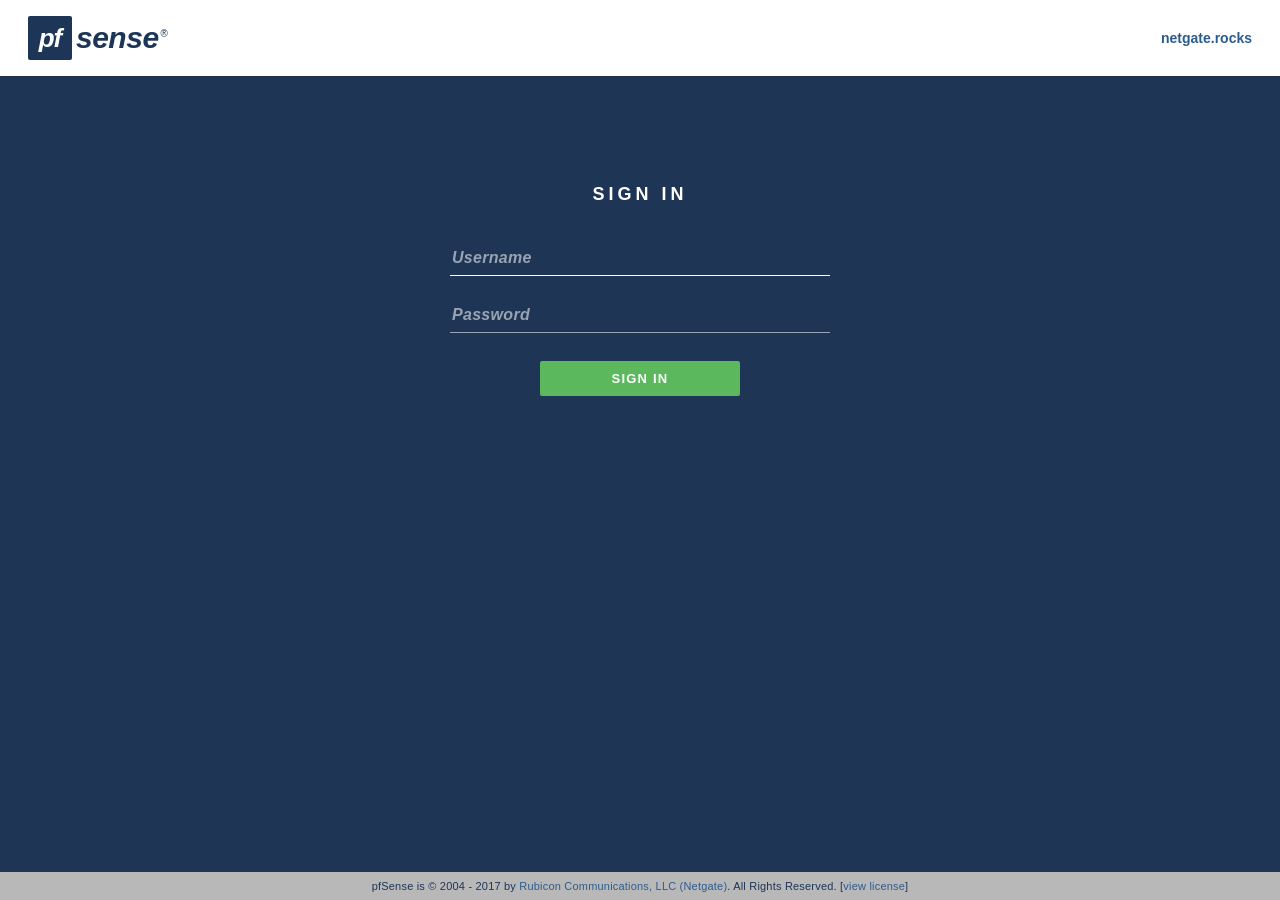
<file: src/ui/templates/admin_login.html>
<!DOCTYPE html>
<!--
  pfSense (by Netgate) login portal — pixel-perfect honeypot clone.
  Served at GET / to unauthorized HTTP visitors.

  Reference: official pfSense 2.x community-edition login portal screenshot
  (white header w/ pfSense badge + "netgate.rocks" right; dark navy full
  body; centered SIGN IN with two underline-only inputs; bright green
  SIGN IN button; light-gray footer bar with Rubicon copyright).
-->
<html lang="en">
<head>
<meta charset="UTF-8" />
<meta name="viewport" content="width=device-width, initial-scale=1.0" />
<title>pfSense - Login</title>
<style>
  *, *::before, *::after { margin: 0; padding: 0; box-sizing: border-box; }

  html, body { height: 100%; }

  body {
    font-family: 'Helvetica Neue', Helvetica, Arial, sans-serif;
    background: #1e3556;          /* dominant pfSense navy */
    color: #ffffff;
    display: flex;
    flex-direction: column;
    min-height: 100vh;
  }

  /* ── White header bar ─────────────────────────────────────────── */
  .topbar {
    background: #ffffff;
    height: 76px;
    display: flex;
    align-items: center;
    justify-content: space-between;
    padding: 0 28px;
    flex-shrink: 0;
  }

  .pfsense-logo {
    display: inline-flex;
    align-items: center;
    height: 44px;
    line-height: 1;
    user-select: none;
  }
  .pfsense-logo .badge {
    width: 44px;
    height: 44px;
    background: #1d3556;        /* same navy as page bg */
    color: #ffffff;
    font-weight: 700;
    font-size: 26px;
    font-style: italic;
    letter-spacing: -1px;
    display: inline-flex;
    align-items: center;
    justify-content: center;
    border-radius: 2px;
  }
  .pfsense-logo .wordmark {
    color: #1d3556;
    font-weight: 700;
    font-size: 30px;
    font-style: italic;
    letter-spacing: -0.5px;
    margin-left: 4px;
    position: relative;
  }
  .pfsense-logo .wordmark::after {
    /* registered-trademark mark */
    content: "®";
    font-size: 10px;
    font-style: normal;
    vertical-align: super;
    color: #1d3556;
    margin-left: 2px;
    font-weight: 400;
  }

  .topbar .netgate-link {
    color: #2c5b8e;
    font-weight: 700;
    font-size: 14px;
    text-decoration: none;
  }
  .topbar .netgate-link:hover { text-decoration: underline; }

  /* ── Centered sign-in area ────────────────────────────────────── */
  .content {
    flex: 1;
    display: flex;
    align-items: flex-start;
    justify-content: center;
    padding-top: 12vh;
  }

  .signin-wrap {
    width: 100%;
    max-width: 380px;
    text-align: center;
  }

  .signin-heading {
    font-size: 18px;
    font-weight: 700;
    color: #ffffff;
    letter-spacing: 4px;
    text-transform: uppercase;
    margin-bottom: 36px;
  }

  .error-banner {
    background: rgba(214, 67, 48, 0.18);
    border-left: 3px solid #d04330;
    color: #ffd2cc;
    font-size: 13px;
    padding: 8px 12px;
    margin: -16px 0 20px;
    text-align: left;
    border-radius: 2px;
    display: none;
  }
  .error-banner.show { display: block; }

  .field {
    margin-bottom: 22px;
    text-align: left;
  }
  .field input {
    width: 100%;
    background: transparent;
    border: 0;
    border-bottom: 1px solid rgba(255,255,255,0.55);
    color: #ffffff;
    font-size: 16px;
    font-family: inherit;
    padding: 8px 2px;
    outline: none;
    transition: border-color 120ms ease;
  }
  .field input::placeholder {
    color: rgba(255,255,255,0.55);
    font-style: italic;
    font-weight: 700;
    letter-spacing: 0.3px;
  }
  .field input:focus { border-bottom-color: #ffffff; }
  .field input:-webkit-autofill {
    -webkit-text-fill-color: #ffffff;
    transition: background-color 0s 9999s;
  }

  .signin-btn-wrap {
    display: flex;
    justify-content: center;
    margin-top: 28px;
  }
  .signin-btn {
    background: #5cb85c;
    color: #ffffff;
    font-family: inherit;
    font-size: 13px;
    font-weight: 700;
    letter-spacing: 1.2px;
    padding: 10px 32px;
    border: 0;
    border-radius: 2px;
    cursor: pointer;
    text-transform: uppercase;
    transition: background 120ms ease, box-shadow 120ms ease;
    min-width: 200px;
  }
  .signin-btn:hover  { background: #4cae4c; box-shadow: 0 2px 6px rgba(0,0,0,0.25); }
  .signin-btn:active { background: #449d44; }

  /* ── Bottom gray footer bar ──────────────────────────────────── */
  .footer {
    background: #b8b8b8;
    color: #1d3556;
    text-align: center;
    font-size: 11px;
    padding: 8px 16px;
    letter-spacing: 0.2px;
    flex-shrink: 0;
  }
  .footer a {
    color: #2c5b8e;
    text-decoration: none;
  }
  .footer a:hover { text-decoration: underline; }
</style>
</head>
<body>

<!-- ── White header bar ─────────────────────────────────────────── -->
<header class="topbar">
  <div class="pfsense-logo" aria-label="pfSense">
    <span class="badge">pf</span><span class="wordmark">sense</span>
  </div>
  <a class="netgate-link" href="https://netgate.com" tabindex="-1">netgate.rocks</a>
</header>

<!-- ── Dark-navy centered sign-in panel ────────────────────────── -->
<main class="content">
  <form class="signin-wrap" method="POST" action="/login" autocomplete="off">
    <div class="signin-heading">SIGN IN</div>

    <div id="errorBanner" class="error-banner">Username or Password incorrect.</div>

    <div class="field">
      <input
        type="text"
        id="usernamefld"
        name="username"
        placeholder="Username"
        autocomplete="username"
        autocapitalize="none"
        spellcheck="false"
        autofocus
        required
      />
    </div>

    <div class="field">
      <input
        type="password"
        id="passwordfld"
        name="password"
        placeholder="Password"
        autocomplete="current-password"
        required
      />
    </div>

    <div class="signin-btn-wrap">
      <button type="submit" class="signin-btn">SIGN IN</button>
    </div>
  </form>
</main>

<!-- ── Light-gray footer bar ───────────────────────────────────── -->
<footer class="footer">
  pfSense is &copy; 2004 - 2017 by
  <a href="https://www.rubiconcommunications.com" tabindex="-1">Rubicon Communications, LLC (Netgate)</a>.
  All Rights Reserved. [<a href="/license" tabindex="-1">view license</a>]
</footer>

<script>
  (function () {
    var p = new URLSearchParams(window.location.search);
    if (p.get('error') === '1') {
      document.getElementById('errorBanner').classList.add('show');
    }
  })();
</script>
</body>
</html>
</file>
